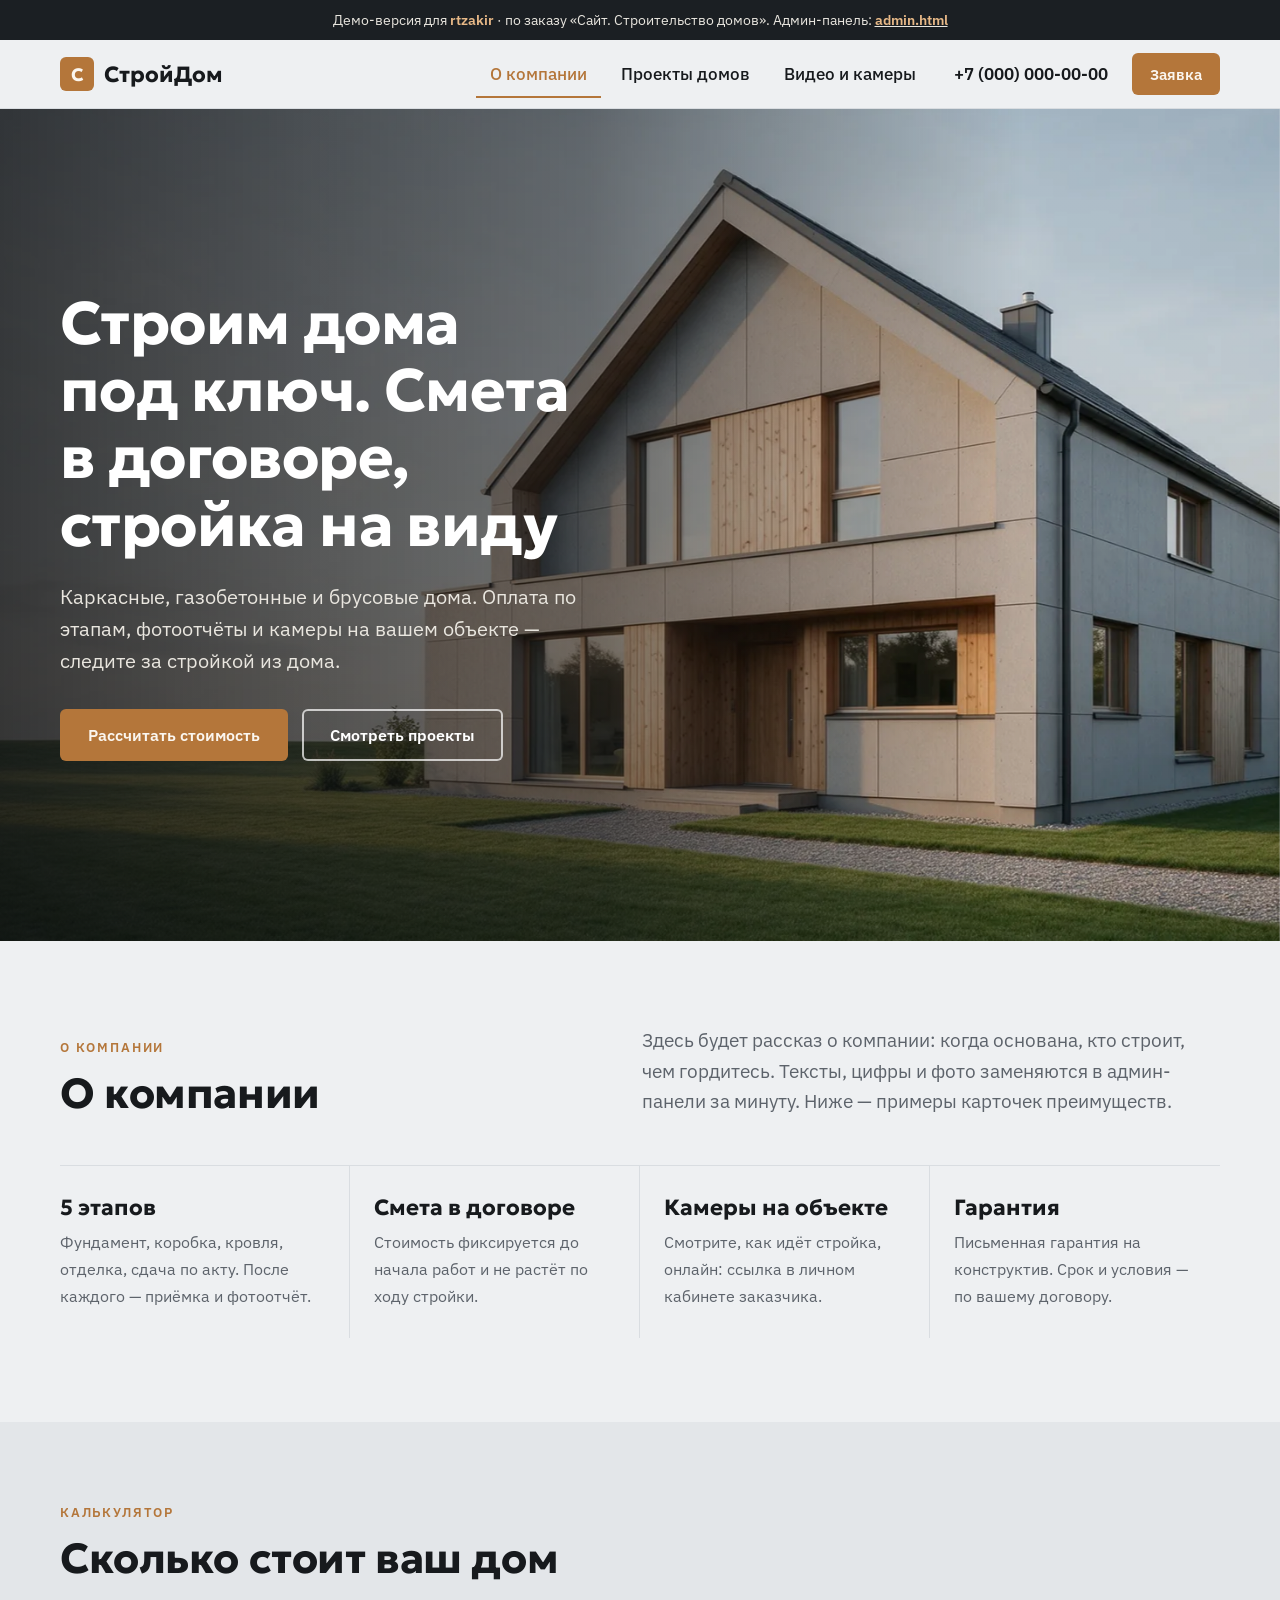
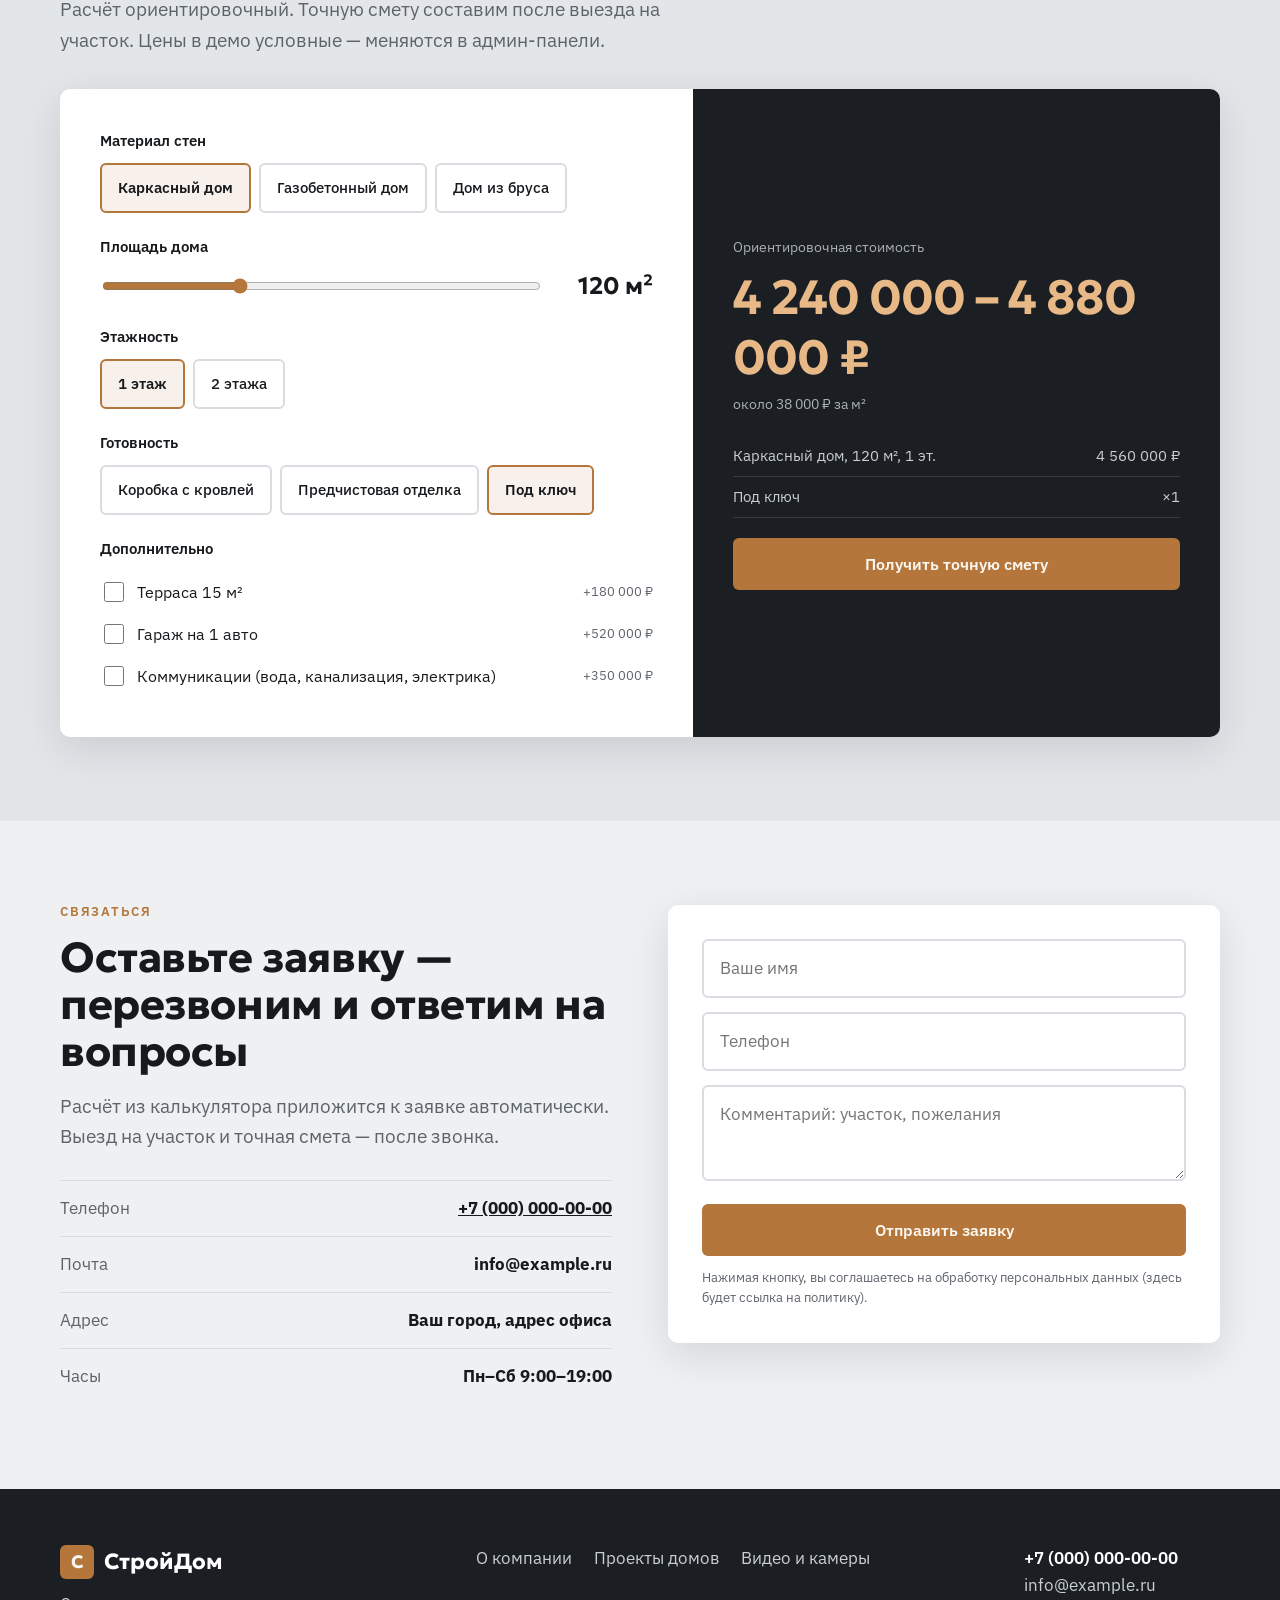
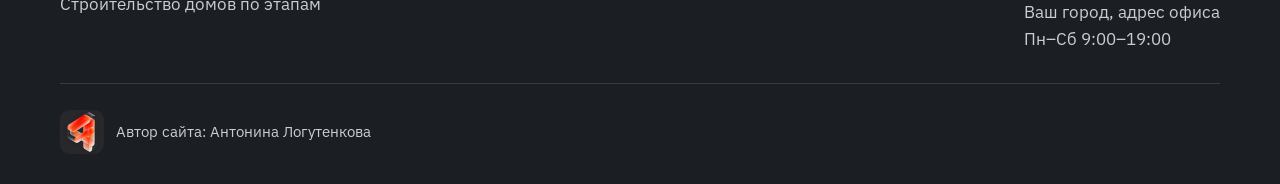
<file: index.html>
<!doctype html>
<html lang="ru">
<head>
<meta charset="utf-8">
<meta name="robots" content="noindex">
<meta name="viewport" content="width=device-width,initial-scale=1">
<title>{brand} – строительство домов по этапам, смета в договоре</title>
<meta name="description" content="Строительство каркасных, газобетонных и брусовых домов. Расчёт стоимости онлайн, проекты, видео и камеры на объектах.">
<link rel="preconnect" href="https://fonts.googleapis.com"><link rel="preconnect" href="https://fonts.gstatic.com" crossorigin>
<link href="https://fonts.googleapis.com/css2?family=Geologica:wght@600;700&family=IBM+Plex+Sans:wght@400;500;600&display=swap" rel="stylesheet">
<link rel="icon" href="data:image/svg+xml,%3Csvg xmlns=%27http://www.w3.org/2000/svg%27 viewBox=%270 0 32 32%27%3E%3Crect width=%2732%27 height=%2732%27 rx=%276%27 fill=%27%23b4763a%27/%3E%3Cpath d=%27M6 17l10-9 10 9v9H6z%27 fill=%27%23fff%27/%3E%3C/svg%3E">
<link rel="stylesheet" href="site.css">
</head>
<body>
<main>
  <section class="hero" id="hero">
    <img class="hero__img" id="heroImg" alt="">
    <div class="wrap">
      <h1 id="heroT"></h1><p id="heroP"></p>
      <div class="hero__row"><a class="btn btn--pulse" href="#raschet">Рассчитать стоимость</a><a class="btn btn--ghost" href="projects.html">Смотреть проекты</a></div>
    </div>
  </section>

  <section class="sec" id="about"><div class="wrap">
    <div class="about" data-in><div><span class="label">О компании</span><h2 id="aboutT"></h2></div><p class="lead" id="aboutP"></p></div>
    <div class="facts" id="facts" data-in></div>
  </div></section>

  <section class="sec" id="raschet" style="background:#e3e6e9"><div class="wrap">
    <div data-in style="margin-bottom:34px"><span class="label">Калькулятор</span><h2>Сколько стоит ваш дом</h2><p class="lead" id="calcNote" style="margin-top:12px"></p></div>
    <div class="calc" data-in>
      <div class="calc__form">
        <div class="field"><span class="fl">Материал стен</span><div class="seg" id="cType"></div></div>
        <div class="field"><label for="cArea">Площадь дома</label><div class="range"><input id="cArea" type="range" min="40" max="300" step="5" value="120"><output id="cAreaO" for="cArea">120 м²</output></div></div>
        <div class="field"><span class="fl">Этажность</span><div class="seg" id="cFloors">
          <input type="radio" name="fl" id="f1" value="1" checked><label for="f1">1 этаж</label><input type="radio" name="fl" id="f2" value="2"><label for="f2">2 этажа</label></div></div>
        <div class="field"><span class="fl">Готовность</span><div class="seg" id="cFinish"></div></div>
        <div class="field" style="margin:0"><span class="fl">Дополнительно</span><div id="cExtras"></div></div>
      </div>
      <div class="calc__res">
        <small>Ориентировочная стоимость</small>
        <div class="calc__sum" id="cSum" aria-live="polite">—</div>
        <small id="cM2"></small>
        <ul class="calc__list" id="cList"></ul>
        <a class="btn" href="#zayavka" id="cGo">Получить точную смету</a>
      </div>
    </div>
  </div></section>

  <section class="sec" id="zayavka"><div class="wrap formbox">
    <div data-in><span class="label">Связаться</span><h2>Оставьте заявку — перезвоним и ответим на вопросы</h2>
      <p class="lead" style="margin-top:16px">Расчёт из калькулятора приложится к заявке автоматически. Выезд на участок и точная смета — после звонка.</p>
      <ul class="contacts" id="contacts"></ul></div>
    <form class="form" id="lead" data-in novalidate>
      <input class="in" name="name" placeholder="Ваше имя" autocomplete="name" aria-label="Имя">
      <input class="in" name="phone" type="tel" placeholder="Телефон" autocomplete="tel" required aria-label="Телефон">
      <textarea class="in" name="comment" placeholder="Комментарий: участок, пожелания" aria-label="Комментарий"></textarea>
      <button class="btn" type="submit" style="width:100%">Отправить заявку</button>
      <div class="msg-slot"></div>
      <small>Нажимая кнопку, вы соглашаетесь на обработку персональных данных (здесь будет ссылка на политику).</small>
    </form>
  </div></section>
</main>
<script src="api-shim.js"></script><script src="site.js"></script>
<script>
SITE.ready.then(c => {
  const $ = id => document.getElementById(id);
  $('heroImg').src = c.hero.image; $('heroT').textContent = c.hero.title; $('heroP').textContent = c.hero.text;
  $('aboutT').textContent = c.about.title; $('aboutP').textContent = c.about.text;
  $('facts').innerHTML = c.about.facts.map(f => `<div class="fact"><b>${esc(f.n)}</b><span>${esc(f.t)}</span></div>`).join('');
  const b = c.brand;
  $('contacts').innerHTML = [['Телефон', `<a href="${telHref(b.phone)}">${esc(b.phone)}</a>`], ['Почта', esc(b.email)], ['Адрес', esc(b.address)], ['Часы', esc(b.hours)]]
    .map(([k, v]) => `<li><span>${k}</span><b>${v}</b></li>`).join('');
  // параллакс героя
  const hi = $('heroImg'); if (!matchMedia('(prefers-reduced-motion:reduce)').matches)
    addEventListener('scroll', () => { const y = scrollY; if (y < innerHeight) hi.style.transform = `translateY(${y * .18}px)`; }, { passive: true });

  // калькулятор
  const k = c.calc, st = { type: k.types[0].id, finish: k.finish[k.finish.length - 1].id };
  $('calcNote').textContent = k.note;
  const radios = (host, name, items, key) => { $(host).innerHTML = items.map((t, i) => `<input type="radio" name="${name}" id="${name}${i}" value="${t.id}"${t.id === st[key] ? ' checked' : ''}><label for="${name}${i}">${esc(t.name)}</label>`).join(''); };
  radios('cType', 'ty', k.types, 'type'); radios('cFinish', 'fi', k.finish, 'finish');
  $('cExtras').innerHTML = k.extras.map(e => `<label class="chk"><input type="checkbox" value="${e.id}"> ${esc(e.name)} <small style="margin-left:auto;color:var(--soft)">+${fmt(e.sum)} ₽</small></label>`).join('');
  let summary = '';
  const calc = () => {
    const area = +$('cArea').value, floors = +document.querySelector('[name=fl]:checked').value;
    const ty = k.types.find(t => t.id === document.querySelector('[name=ty]:checked').value);
    const fi = k.finish.find(t => t.id === document.querySelector('[name=fi]:checked').value);
    const per = ty.price * fi.k * (floors === 2 ? k.floorsDiscount : 1);
    const ex = [...document.querySelectorAll('#cExtras input:checked')].map(i => k.extras.find(e => e.id === i.value));
    const base = per * area, total = base + ex.reduce((s, e) => s + e.sum, 0);
    const lo = Math.round(total * .93 / 10000) * 10000, hi2 = Math.round(total * 1.07 / 10000) * 10000;
    $('cAreaO').textContent = area + ' м²';
    $('cSum').textContent = `${fmt(lo)} – ${fmt(hi2)} ₽`;
    $('cM2').textContent = `около ${fmt(per)} ₽ за м²`;
    $('cList').innerHTML = `<li><span>${esc(ty.name)}, ${area} м², ${floors} эт.</span><span>${fmt(base)} ₽</span></li>` +
      `<li><span>${esc(fi.name)}</span><span>×${fi.k}</span></li>` + ex.map(e => `<li><span>${esc(e.name)}</span><span>${fmt(e.sum)} ₽</span></li>`).join('');
    summary = `Расчёт: ${ty.name}, ${area} м², ${floors} эт., ${fi.name}${ex.length ? ', ' + ex.map(e => e.name).join(', ') : ''} — ${fmt(lo)}–${fmt(hi2)} ₽`;
  };
  document.querySelector('.calc').addEventListener('input', calc); calc();
  SITE.bindLead($('lead'), 'index', () => summary);
  $('cGo').addEventListener('click', () => { const t = document.querySelector('#lead [name=comment]'); if (!t.value) t.value = summary; });
});
</script>
</body>
</html>
</file>
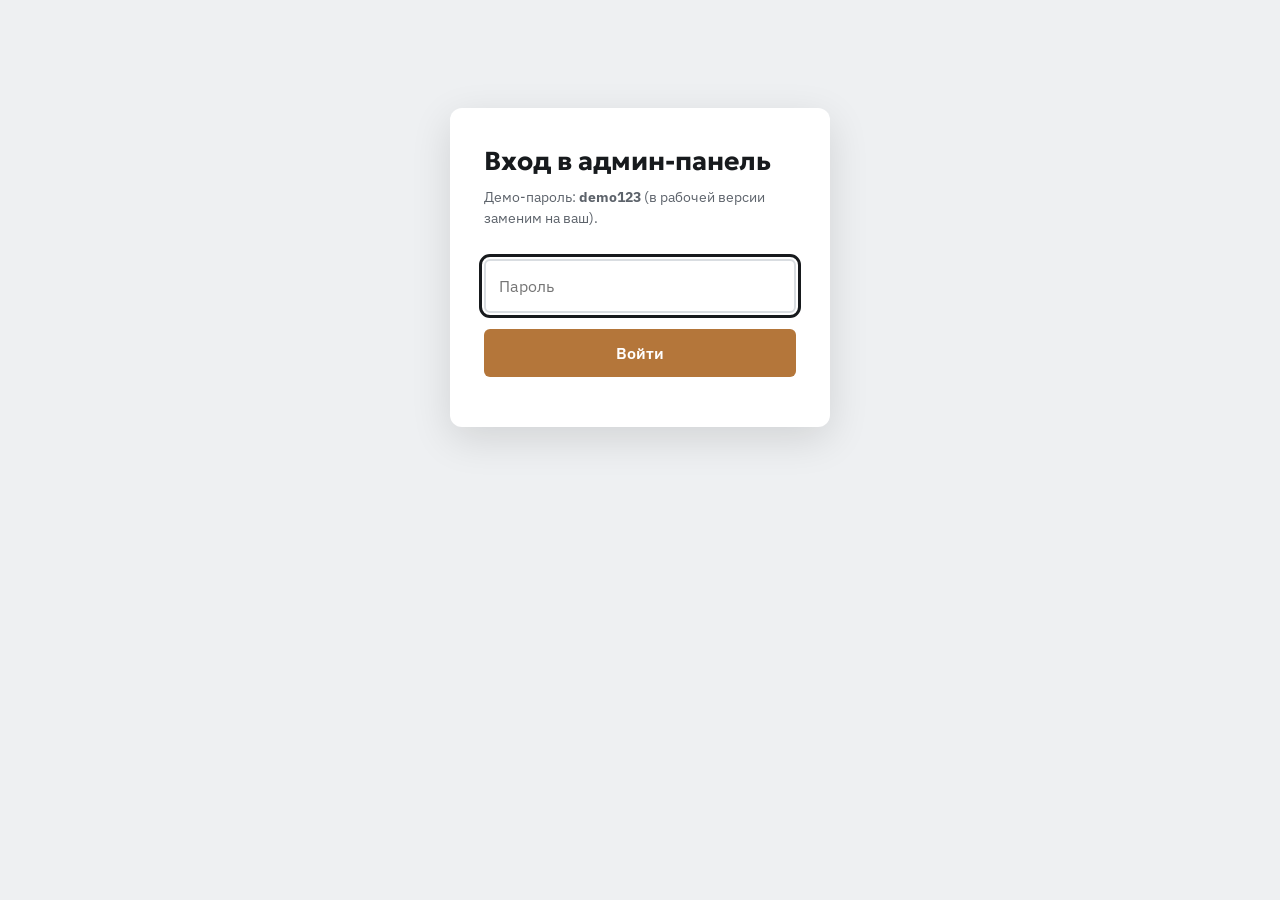
<file: admin.html>
<!doctype html>
<html lang="ru">
<head>
<meta charset="utf-8">
<meta name="viewport" content="width=device-width,initial-scale=1">
<meta name="robots" content="noindex">
<title>Админ-панель сайта</title>
<link href="https://fonts.googleapis.com/css2?family=Geologica:wght@600;700&family=IBM+Plex+Sans:wght@400;500;600&display=swap" rel="stylesheet">
<style>
:root{--a:#b4763a;--ink:#171a1d;--soft:#5d636b;--bg:#eef0f2;--line:#d9dde1}
*{box-sizing:border-box}body{margin:0;background:var(--bg);color:var(--ink);font:400 16px/1.5 "IBM Plex Sans",system-ui,sans-serif}
h1,h2,h3{font-family:Geologica,sans-serif;margin:0}h2{font-size:26px;margin-bottom:6px}h3{font-size:18px;margin-bottom:12px}
button,input,select,textarea{font:inherit;color:inherit}
.btn{border:0;background:var(--a);color:#fff;padding:12px 20px;border-radius:6px;font-weight:600;cursor:pointer;min-height:44px}
.btn:hover{filter:brightness(1.08)}.btn.ghost{background:#fff;color:var(--ink);box-shadow:inset 0 0 0 2px var(--line)}.btn.del{background:#fff;color:#a8281d;box-shadow:inset 0 0 0 2px #e8c4c0}
.btn.sm{padding:6px 12px;min-height:34px;font-size:14px}.btn:disabled{opacity:.5;cursor:wait}
:focus-visible{outline:3px solid var(--ink);outline-offset:2px}
.login{max-width:380px;margin:12vh auto;background:#fff;padding:34px;border-radius:12px;box-shadow:0 12px 40px rgb(0 0 0/.12)}
.login input{width:100%;padding:13px;border:2px solid var(--line);border-radius:6px;margin:16px 0}
.top{position:sticky;top:0;z-index:20;background:#171a1d;color:#fff;display:flex;align-items:center;gap:14px;padding:10px 20px;flex-wrap:wrap}
.top b{font-family:Geologica;font-size:18px}.top .sp{margin-left:auto}.top a{color:#e8b987}
.dirty{font-size:14px;color:#e8b987}
.layout{display:grid;grid-template-columns:210px 1fr;gap:0;max-width:1180px;margin:0 auto;min-height:calc(100vh - 60px)}
.side{padding:20px 12px;position:sticky;top:60px;align-self:start}
.side button{display:block;width:100%;text-align:left;padding:12px 14px;border:0;background:none;border-radius:6px;cursor:pointer;font-weight:500;margin-bottom:2px}
.side button[aria-current=true]{background:#fff;font-weight:600;box-shadow:0 2px 8px rgb(0 0 0/.08)}
.side .n{float:right;background:var(--a);color:#fff;border-radius:99px;font-size:12px;padding:1px 8px}
main{padding:24px 20px 80px}
.card{background:#fff;border-radius:10px;padding:22px;margin-bottom:18px;box-shadow:0 2px 10px rgb(0 0 0/.06)}
.grid{display:grid;grid-template-columns:1fr 1fr;gap:14px}.grid .full{grid-column:1/-1}
label.f{display:block;font-size:14px;font-weight:600;color:var(--soft)}label.f input,label.f select,label.f textarea{display:block;width:100%;margin-top:5px;padding:10px 12px;border:2px solid var(--line);border-radius:6px;font-weight:400;color:var(--ink);background:#fff}
label.f textarea{min-height:90px;resize:vertical}label.f input[type=color]{padding:2px;height:44px}
.hint{color:var(--soft);font-size:14px;margin:0 0 14px}
.photos{display:flex;gap:10px;flex-wrap:wrap;margin:8px 0}
.ph{position:relative;width:120px;height:84px;border-radius:6px;overflow:hidden;background:#ddd;border:2px solid var(--line)}
.ph img,.ph video{width:100%;height:100%;object-fit:cover}.ph button{position:absolute;top:3px;right:3px;width:26px;height:26px;border-radius:50%;border:0;background:rgb(0 0 0/.65);color:#fff;cursor:pointer}
.ph .mv{top:auto;bottom:3px;right:auto;left:3px;width:auto;padding:0 8px;border-radius:99px;font-size:12px}
.drop{border:2px dashed #b9bfc6;border-radius:8px;padding:16px;text-align:center;color:var(--soft);cursor:pointer;background:#fafbfb}
.drop.over{border-color:var(--a);background:#fbf3ea}
.item{border:2px solid var(--line);border-radius:10px;padding:18px;margin-bottom:16px;background:#fcfcfc}
.item__h{display:flex;justify-content:space-between;align-items:center;gap:10px;margin-bottom:12px}
.bar{height:6px;background:#e1e4e7;border-radius:3px;overflow:hidden;margin-top:8px}.bar i{display:block;height:100%;background:var(--a);width:0}
.lead{border:1px solid var(--line);border-radius:8px;padding:14px;margin-bottom:10px;background:#fff}
.lead small{color:var(--soft)}.lead b{font-size:17px}
.toast{position:fixed;bottom:20px;left:50%;transform:translateX(-50%);background:#171a1d;color:#fff;padding:12px 22px;border-radius:8px;z-index:50;opacity:0;pointer-events:none;transition:opacity .3s}.toast.on{opacity:1}
table{width:100%;border-collapse:collapse}td{padding:4px 6px 4px 0}td input{width:100%;padding:8px 10px;border:2px solid var(--line);border-radius:6px}
@media(max-width:800px){.layout{grid-template-columns:1fr}.side{position:static;display:flex;overflow:auto;padding:8px}.side button{white-space:nowrap;width:auto}.grid{grid-template-columns:1fr}}
</style>
</head>
<body>
<div id="app"></div><div class="toast" id="toast" role="status"></div>
<script src="api-shim.js"></script>
<script>
const esc = s => String(s ?? '').replace(/[&<>"']/g, c => ({ '&': '&amp;', '<': '&lt;', '>': '&gt;', '"': '&quot;', "'": '&#39;' }[c]));
const $ = (s, r = document) => r.querySelector(s);
let C = null, tab = 'leads', dirty = false, leads = [], files = [];
const toast = t => { const e = $('#toast'); e.textContent = t; e.classList.add('on'); setTimeout(() => e.classList.remove('on'), 2600); };
const api = async (url, opt = {}) => { const r = await fetch(url, opt); const j = await r.json().catch(() => ({})); if (r.status === 401 && url !== '/api/login') { boot(); throw new Error('Нужен вход'); } if (!r.ok) throw new Error(j.error || 'Ошибка'); return j; };
const get = (o, p) => p.split('.').reduce((a, k) => a?.[k], o);
const set = (o, p, v) => { const ks = p.split('.'), l = ks.pop(); ks.reduce((a, k) => a[k], o)[l] = v; };
const mark = () => { dirty = true; const d = $('#dirty'); if (d) d.textContent = 'Есть несохранённые изменения'; };
const uid = () => 'i' + Math.random().toString(36).slice(2, 8);

async function boot() {
  const me = await fetch('/api/me').then(r => r.json());
  if (!me.admin) return loginView();
  C = await fetch('/api/content').then(r => r.json());
  leads = await api('/api/leads'); files = await api('/api/uploads');
  view();
}
function loginView() {
  $('#app').innerHTML = `<form class="login" id="lf"><h2>Вход в админ-панель</h2><p class="hint">Демо-пароль: <b>demo123</b> (в рабочей версии заменим на ваш).</p>
    <input type="password" id="pw" placeholder="Пароль" autocomplete="current-password" autofocus aria-label="Пароль"><button class="btn" style="width:100%">Войти</button><p id="le" style="color:#a8281d"></p></form>`;
  $('#lf').onsubmit = async e => { e.preventDefault(); try { await api('/api/login', { method: 'POST', headers: { 'Content-Type': 'application/json' }, body: JSON.stringify({ password: $('#pw').value }) }); boot(); } catch (x) { $('#le').textContent = x.message; } };
}

const TABS = [['leads', 'Заявки'], ['company', 'Компания и главная'], ['projects', 'Проекты домов'], ['videos', 'Видео'], ['cameras', 'Камеры'], ['calc', 'Калькулятор'], ['files', 'Файлы']];
function view() {
  $('#app').innerHTML = `<div class="top"><b>Админ-панель</b><span class="dirty" style="margin-left:6px">демо: изменения видны только в вашем браузере</span><a href="index.html" target="_blank">Открыть сайт ↗</a><span class="sp dirty" id="dirty"></span>
    <button class="btn" id="save">Сохранить на сайте</button><button class="btn ghost sm" id="out">Выйти</button></div>
    <div class="layout"><nav class="side" aria-label="Разделы">${TABS.map(([k, t]) => `<button data-t="${k}" aria-current="${k === tab}">${t}${k === 'leads' && leads.length ? `<span class="n">${leads.length}</span>` : ''}</button>`).join('')}</nav><main id="main"></main></div>`;
  $('.side').onclick = e => { const b = e.target.closest('button'); if (b) { tab = b.dataset.t; view(); } };
  $('#save').onclick = save; $('#out').onclick = async () => { await api('/api/logout', { method: 'POST' }); boot(); };
  $('#main').innerHTML = ({ leads: vLeads, company: vCompany, projects: vProjects, videos: vVideos, cameras: vCameras, calc: vCalc, files: vFiles })[tab]();
  bind(); if (dirty) mark();
}
async function save() { const b = $('#save'); b.disabled = true; try { await api('/api/content', { method: 'PUT', headers: { 'Content-Type': 'application/json' }, body: JSON.stringify(C) }); dirty = false; $('#dirty').textContent = ''; toast('Сохранено — сайт обновлён'); } catch (e) { toast(e.message); } b.disabled = false; }

// ---------- поля
const F = (label, p, o = {}) => { const v = get(C, p) ?? ''; const t = o.type || 'text';
  const inp = t === 'area' ? `<textarea data-p="${p}">${esc(v)}</textarea>` : t === 'select' ? `<select data-p="${p}">${o.opts.map(x => `<option${x === v ? ' selected' : ''}>${esc(x)}</option>`).join('')}</select>` : `<input type="${t}" data-p="${p}" value="${esc(v)}"${o.ph ? ` placeholder="${esc(o.ph)}"` : ''}>`;
  return `<label class="f${o.full ? ' full' : ''}">${esc(label)}${inp}</label>`; };
const mediaThumb = u => /\.(mp4|webm|mov)$/i.test(u) ? `<video src="${esc(u)}" muted></video>` : `<img src="${esc(u)}" alt="">`;
// блок загрузки: data-up="путь к полю/массиву" data-mode="one|many"
const Drop = (p, mode, accept = 'image/*') => `<div class="drop" tabindex="0" role="button" data-up="${p}" data-mode="${mode}" data-accept="${accept}">${mode === 'many' ? 'Нажмите или перетащите фото сюда' : 'Нажмите или перетащите файл сюда'}<div class="bar" hidden><i></i></div></div>`;

function bind() {
  const m = $('#main');
  m.querySelectorAll('[data-p]').forEach(el => el.addEventListener('input', () => { let v = el.value; if (el.type === 'number') v = v === '' ? '' : +v; set(C, el.dataset.p, v); mark(); }));
  m.querySelectorAll('.drop').forEach(d => {
    const pick = files => upload(d, [...files]);
    d.onclick = () => { const i = document.createElement('input'); i.type = 'file'; i.accept = d.dataset.accept; i.multiple = d.dataset.mode === 'many'; i.onchange = () => pick(i.files); i.click(); };
    d.onkeydown = e => { if (e.key === 'Enter' || e.key === ' ') { e.preventDefault(); d.click(); } };
    d.ondragover = e => { e.preventDefault(); d.classList.add('over'); }; d.ondragleave = () => d.classList.remove('over');
    d.ondrop = e => { e.preventDefault(); d.classList.remove('over'); pick(e.dataTransfer.files); };
  });
  m.querySelectorAll('[data-act]').forEach(b => b.onclick = () => act(b.dataset.act, b.dataset.a, b.dataset.b));
}
function upload1(file, bar) { return new Promise((ok, no) => { const x = new XMLHttpRequest(); x.open('POST', '/api/upload?name=' + encodeURIComponent(file.name));
  x.upload.onprogress = e => { if (e.lengthComputable) bar.firstElementChild.style.width = (e.loaded / e.total * 100) + '%'; };
  x.onload = () => { let j = {}; try { j = JSON.parse(x.responseText); } catch {} x.status === 200 ? ok(j.url) : no(new Error(j.error || 'Ошибка загрузки')); };
  x.onerror = () => no(new Error('Нет связи с сервером')); x.send(file); }); }
async function upload(d, list) {
  if (!list.length) return; const bar = $('.bar', d); bar.hidden = false;
  const p = d.dataset.up, many = d.dataset.mode === 'many';
  try {
    for (const f of (many ? list : [list[0]])) {
      bar.firstElementChild.style.width = 0; const url = await upload1(f, bar);
      if (p === '__lib') {} else if (many) get(C, p).push(url); else set(C, p, url);
      files.unshift({ url, size: f.size });
    }
    if (p !== '__lib') mark(); toast(p === '__lib' ? 'Файлы загружены' : 'Загружено. Не забудьте нажать «Сохранить на сайте»'); view();
  } catch (e) { toast(e.message); bar.hidden = true; }
}
function act(a, x, y) {
  const arr = p => get(C, p);
  if (a === 'rm') { if (!confirm('Удалить?')) return; arr(x).splice(+y, 1); }
  else if (a === 'mv') { const l = arr(x), i = +y; if (i > 0) [l[i - 1], l[i]] = [l[i], l[i - 1]]; }
  else if (a === 'addProject') C.projects.push({ id: uid(), title: 'Новый дом', area: 100, floors: 1, bedrooms: 2, material: 'Каркас', price: 'от 0 ₽', desc: '', photos: [] });
  else if (a === 'addVideo') C.videos[x].push({ id: uid(), title: 'Новое видео', poster: '', src: '', embed: '' });
  else if (a === 'addCam') C.cameras.push({ id: uid(), title: 'Новая камера', kind: 'iframe', url: '', poster: '' });
  else if (a === 'addFact') C.about.facts.push({ n: 'Заголовок', t: 'Описание' });
  else if (a === 'addRow') arr(x).push(y === 'extras' ? { id: uid(), name: 'Новая опция', sum: 0 } : y === 'types' ? { id: uid(), name: 'Новый тип', price: 40000 } : { id: uid(), name: 'Новый вариант', k: 1 });
  else if (a === 'clear') set(C, x, '');
  else if (a === 'delLead') { api('/api/leads/' + x, { method: 'DELETE' }).then(() => { leads = leads.filter(l => l.id !== x); view(); }); return; }
  else if (a === 'delFile') { if (!confirm('Удалить файл с сервера? Если он используется на сайте, картинка пропадёт.')) return; api('/api/uploads/' + x.split('/').pop(), { method: 'DELETE' }).then(() => { files = files.filter(f => f.url !== x); view(); }); return; }
  else if (a === 'copy') { navigator.clipboard?.writeText(location.origin + x); toast('Ссылка скопирована'); return; }
  mark(); view();
}

// ---------- разделы
function vLeads() {
  return `<h2>Заявки с сайта</h2><p class="hint">Сюда попадают заявки из формы и калькулятора. В рабочей версии можно подключить пересылку в Telegram или на почту.</p>` +
    (leads.length ? leads.map(l => `<div class="lead"><b>${esc(l.name || 'Без имени')}</b> · <a href="tel:${esc(l.phone)}">${esc(l.phone)}</a> <small>· ${new Date(l.at).toLocaleString('ru-RU')} · ${esc(l.source)}</small>
      ${l.comment ? `<div>${esc(l.comment)}</div>` : ''}${l.calc ? `<div><small>${esc(l.calc)}</small></div>` : ''}<button class="btn del sm" data-act="delLead" data-a="${l.id}" style="margin-top:8px">Удалить</button></div>`).join('') : '<div class="card">Заявок пока нет.</div>');
}
function vCompany() {
  const b = C.brand;
  return `<h2>Компания и главная</h2><p class="hint">Не забудьте нажать «Сохранить на сайте» сверху.</p>
  <div class="card"><h3>Контакты</h3><div class="grid">${F('Название компании', 'brand.name')}${F('Подпись под названием', 'brand.tagline')}${F('Телефон', 'brand.phone')}${F('Почта', 'brand.email')}${F('Адрес', 'brand.address')}${F('Часы работы', 'brand.hours')}</div></div>
  <div class="card"><h3>Фирменный стиль</h3><p class="hint">Цвета из бренд-бука подставляются на весь сайт. Логотип показывается в шапке и подвале.</p>
    <div class="grid">${F('Акцентный цвет (кнопки)', 'brand.colors.accent', { type: 'color' })}${F('Цвет текста', 'brand.colors.ink', { type: 'color' })}${F('Цвет фона', 'brand.colors.canvas', { type: 'color' })}</div>
    <div class="photos">${b.logo ? `<div class="ph" style="background:#fff">${mediaThumb(b.logo).replace('object-fit', '')}<button data-act="clear" data-a="brand.logo" aria-label="Убрать логотип">×</button></div>` : '<small>Логотип не загружен: в шапке показан значок с первой буквой</small>'}</div>
    ${Drop('brand.logo', 'one')}</div>
  <div class="card"><h3>Первый экран</h3><div class="grid">${F('Заголовок', 'hero.title', { full: 1 })}${F('Текст под заголовком', 'hero.text', { type: 'area', full: 1 })}</div>
    <div class="photos"><div class="ph" style="width:200px;height:112px">${mediaThumb(C.hero.image)}</div></div>${Drop('hero.image', 'one')}</div>
  <div class="card"><h3>О компании</h3><div class="grid">${F('Заголовок', 'about.title', { full: 1 })}${F('Текст', 'about.text', { type: 'area', full: 1 })}</div>
    <h3 style="margin-top:18px">Преимущества</h3>${C.about.facts.map((f, i) => `<div class="item"><div class="grid">${F('Заголовок', `about.facts.${i}.n`)}${F('Описание', `about.facts.${i}.t`, { type: 'area' })}</div>
      <button class="btn del sm" data-act="rm" data-a="about.facts" data-b="${i}" style="margin-top:10px">Удалить</button></div>`).join('')}<button class="btn ghost" data-act="addFact">+ Добавить преимущество</button></div>`;
}
function vProjects() {
  return `<h2>Проекты домов</h2><p class="hint">Фото можно загружать сразу несколько. Первое фото — главное.</p>` + C.projects.map((p, i) => `<div class="item"><div class="item__h"><h3 style="margin:0">${esc(p.title)}</h3><span>
    <button class="btn ghost sm" data-act="mv" data-a="projects" data-b="${i}"${i ? '' : ' disabled'}>↑ Выше</button> <button class="btn del sm" data-act="rm" data-a="projects" data-b="${i}">Удалить</button></span></div>
    <div class="grid">${F('Название', `projects.${i}.title`)}${F('Материал', `projects.${i}.material`)}${F('Площадь, м²', `projects.${i}.area`, { type: 'number' })}${F('Этажей', `projects.${i}.floors`, { type: 'number' })}${F('Спален', `projects.${i}.bedrooms`, { type: 'number' })}${F('Цена (текстом)', `projects.${i}.price`)}${F('Описание', `projects.${i}.desc`, { type: 'area', full: 1 })}</div>
    <div class="photos">${(p.photos || []).map((u, j) => `<div class="ph">${mediaThumb(u)}<button data-act="rm" data-a="projects.${i}.photos" data-b="${j}" aria-label="Убрать фото">×</button>${j ? `<button class="mv" data-act="mv" data-a="projects.${i}.photos" data-b="${j}">←</button>` : ''}</div>`).join('')}</div>
    ${Drop(`projects.${i}.photos`, 'many')}</div>`).join('') + `<button class="btn" data-act="addProject">+ Добавить проект</button>`;
}
function vVideos() {
  const G = [['projects', 'Видео проектов'], ['reviews', 'Видео отзывы'], ['works', 'Видео работ']];
  return `<h2>Видео</h2><p class="hint">Два способа: загрузить файл (mp4, до 800 МБ) или вставить ссылку на YouTube / Rutube / VK Видео — так тяжёлые видео не нагружают сайт.</p>` +
    G.map(([k, t]) => `<div class="card"><h3>${t}</h3>${C.videos[k].map((v, i) => { const p = `videos.${k}.${i}`; return `<div class="item"><div class="item__h"><b>${esc(v.title)}</b><button class="btn del sm" data-act="rm" data-a="videos.${k}" data-b="${i}">Удалить</button></div>
      <div class="grid">${F('Название', `${p}.title`, { full: 1 })}${F('Ссылка на видео (YouTube, Rutube…)', `${p}.embed`, { full: 1, ph: 'https://www.youtube.com/watch?v=…' })}</div>
      <p class="hint" style="margin-top:12px">Или файл: ${v.src ? `<b>${esc(v.src.split('/').pop())}</b> <button class="btn ghost sm" data-act="clear" data-a="${p}.src">убрать</button>` : 'не загружен'}</p>${Drop(`${p}.src`, 'one', 'video/*')}
      <p class="hint" style="margin-top:12px">Обложка:</p><div class="photos">${v.poster ? `<div class="ph">${mediaThumb(v.poster)}<button data-act="clear" data-a="${p}.poster" aria-label="Убрать">×</button></div>` : ''}</div>${Drop(`${p}.poster`, 'one')}</div>`; }).join('')}
      <button class="btn ghost" data-act="addVideo" data-a="${k}">+ Добавить видео</button></div>`).join('');
}
function vCameras() {
  return `<h2>Камеры на объектах</h2><p class="hint">Тип подключения зависит от камеры. Если не уверены — пришлите модель камеры, мы подберём. Пока стоят демо-картинки.</p>
  <div class="card"><div class="grid">${F('Текст над камерами', 'camerasNote', { type: 'area', full: 1 })}</div></div>` +
    C.cameras.map((m, i) => `<div class="item"><div class="item__h"><b>${esc(m.title)}</b><button class="btn del sm" data-act="rm" data-a="cameras" data-b="${i}">Удалить</button></div>
    <div class="grid">${F('Название', `cameras.${i}.title`)}<label class="f">Тип подключения<select data-p="cameras.${i}.kind">${[['demo', 'Демо-картинка'], ['iframe', 'Встроенный плеер (ссылка-вставка)'], ['hls', 'Видеопоток HLS (.m3u8)'], ['image', 'Кадр с камеры, обновляется раз в 5 сек']].map(([v, t]) => `<option value="${v}"${m.kind === v ? ' selected' : ''}>${t}</option>`).join('')}</select></label>
    ${F('Адрес потока или плеера', `cameras.${i}.url`, { full: 1, ph: 'https://…' })}</div>
    <p class="hint" style="margin-top:12px">Картинка для демо / обложка:</p><div class="photos">${m.poster ? `<div class="ph">${mediaThumb(m.poster)}</div>` : ''}</div>${Drop(`cameras.${i}.poster`, 'one')}</div>`).join('') + `<button class="btn" data-act="addCam">+ Добавить камеру</button>`;
}
function vCalc() {
  const rows = (key, cols) => `<table>${C.calc[key].map((r, i) => `<tr>${cols.map(([f, ph, w, t]) => `<td${w ? ` style="width:${w}"` : ''}><input ${t === 'n' ? 'type="number" step="any"' : ''} data-p="calc.${key}.${i}.${f}" value="${esc(r[f])}" aria-label="${ph}" placeholder="${ph}"></td>`).join('')}<td style="width:44px"><button class="btn del sm" data-act="rm" data-a="calc.${key}" data-b="${i}" aria-label="Удалить">×</button></td></tr>`).join('')}</table><button class="btn ghost sm" data-act="addRow" data-a="calc.${key}" data-b="${key}" style="margin-top:8px">+ Добавить</button>`;
  return `<h2>Калькулятор</h2><p class="hint">Цены в демо условные. Здесь вы сами задаёте, как считается стоимость на главной странице.</p>
  <div class="card"><h3>Тип дома и цена за м² (₽)</h3>${rows('types', [['name', 'Название'], ['price', 'Цена за м²', '160px', 'n']])}</div>
  <div class="card"><h3>Готовность и коэффициент</h3><p class="hint">Коэффициент умножает цену за м²: 1 — под ключ, 0,62 — только коробка.</p>${rows('finish', [['name', 'Название'], ['k', 'Коэффициент', '160px', 'n']])}</div>
  <div class="card"><h3>Дополнительные опции (₽)</h3>${rows('extras', [['name', 'Название'], ['sum', 'Стоимость', '160px', 'n']])}</div>
  <div class="card"><h3>Прочее</h3><div class="grid">${F('Коэффициент для 2 этажей (0,94 = на 6% дешевле за м²)', 'calc.floorsDiscount', { type: 'number' })}${F('Пояснение под заголовком', 'calc.note', { type: 'area', full: 1 })}</div></div>`;
}
function vFiles() {
  return `<h2>Файлы</h2><p class="hint">Всё, что вы загрузили. Здесь можно скопировать ссылку или удалить ненужное.</p>
  <div class="card">${Drop('', 'many', 'image/*,video/*').replace('data-up=""', 'data-up="__lib"')}</div>` +
    `<div class="card"><div class="photos">${files.length ? files.map(f => `<div style="width:150px"><div class="ph" style="width:150px;height:100px">${mediaThumb(f.url)}</div><small>${(f.size / 1048576).toFixed(1)} МБ</small><br>
      <button class="btn ghost sm" data-act="copy" data-a="${f.url}">Ссылка</button> <button class="btn del sm" data-act="delFile" data-a="${f.url}">×</button></div>`).join('') : 'Файлов пока нет'}</div></div>`;
}
boot();
</script>
</body>
</html>
</file>
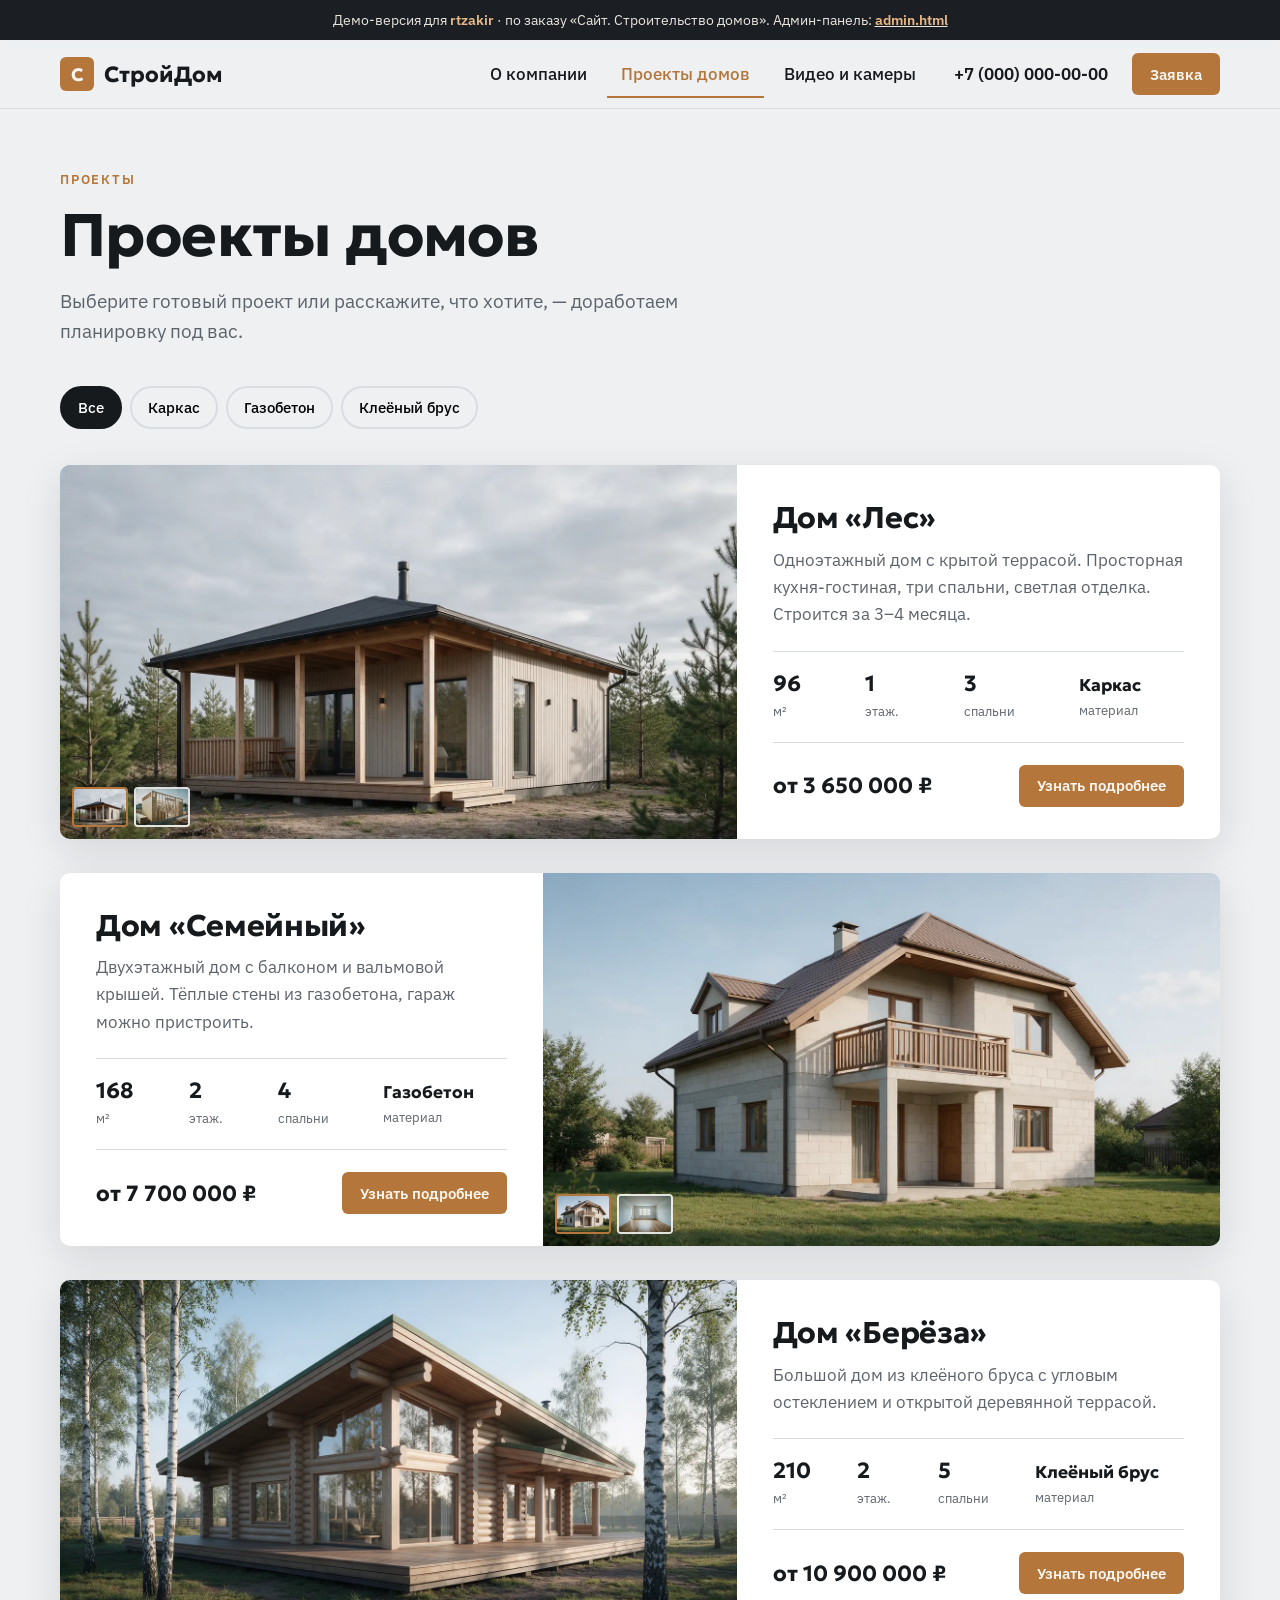
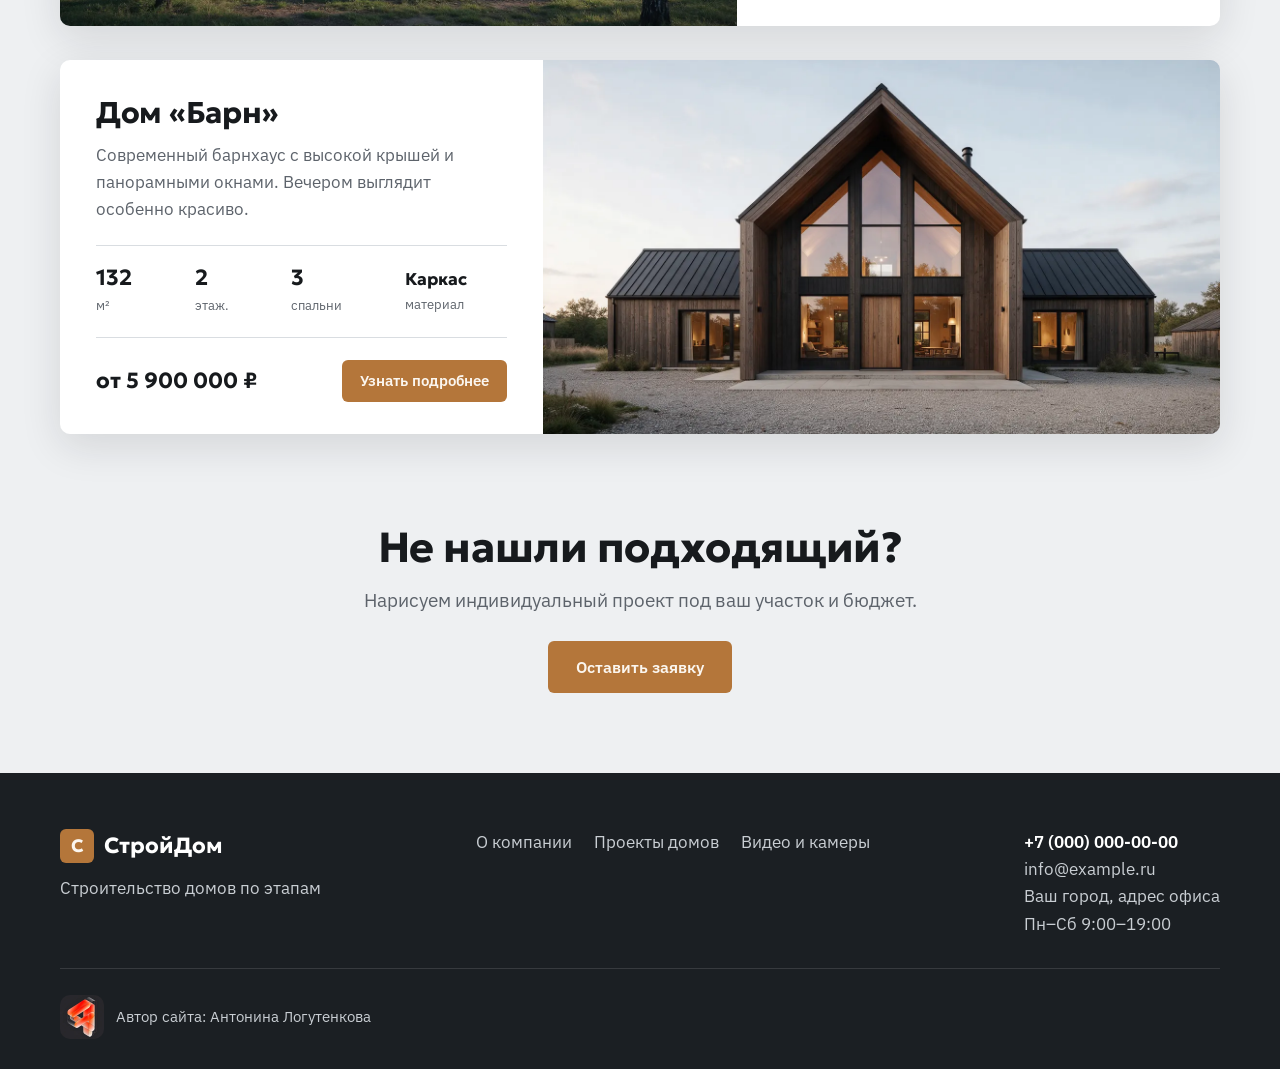
<file: projects.html>
<!doctype html>
<html lang="ru">
<head>
<meta charset="utf-8">
<meta name="robots" content="noindex">
<meta name="viewport" content="width=device-width,initial-scale=1">
<title>Проекты домов – {brand}</title>
<meta name="description" content="Проекты каркасных, газобетонных и брусовых домов: фото, площадь, планировка, цена.">
<link rel="preconnect" href="https://fonts.googleapis.com"><link rel="preconnect" href="https://fonts.gstatic.com" crossorigin>
<link href="https://fonts.googleapis.com/css2?family=Geologica:wght@600;700&family=IBM+Plex+Sans:wght@400;500;600&display=swap" rel="stylesheet">
<link rel="icon" href="data:image/svg+xml,%3Csvg xmlns=%27http://www.w3.org/2000/svg%27 viewBox=%270 0 32 32%27%3E%3Crect width=%2732%27 height=%2732%27 rx=%276%27 fill=%27%23b4763a%27/%3E%3Cpath d=%27M6 17l10-9 10 9v9H6z%27 fill=%27%23fff%27/%3E%3C/svg%3E">
<link rel="stylesheet" href="site.css">
</head>
<body>
<main class="wrap">
  <div class="phead" data-in><span class="label">Проекты</span><h1>Проекты домов</h1><p class="lead">Выберите готовый проект или расскажите, что хотите, — доработаем планировку под вас.</p></div>
  <div class="filters" id="filters" role="group" aria-label="Фильтр по материалу"></div>
  <div id="list"></div>
  <section class="sec--tight" style="text-align:center;padding-bottom:80px" data-in>
    <h2>Не нашли подходящий?</h2><p class="lead" style="margin:14px auto 26px">Нарисуем индивидуальный проект под ваш участок и бюджет.</p>
    <a class="btn btn--pulse" href="index.html#zayavka">Оставить заявку</a>
  </section>
</main>
<div class="lightbox" id="lb" role="dialog" aria-modal="true" aria-label="Просмотр фото"><button class="lb-x" aria-label="Закрыть">×</button><button class="lb-p" aria-label="Назад">‹</button><img alt=""><button class="lb-n" aria-label="Вперёд">›</button></div>
<script src="api-shim.js"></script><script src="site.js"></script>
<script>
SITE.ready.then(c => {
  const list = document.getElementById('list'), fl = document.getElementById('filters');
  const mats = ['Все', ...new Set(c.projects.map(p => p.material).filter(Boolean))];
  let cur = 'Все';
  fl.innerHTML = mats.map(m => `<button class="chip" aria-pressed="${m === cur}">${esc(m)}</button>`).join('');
  fl.onclick = e => { const b = e.target.closest('.chip'); if (!b) return; cur = b.textContent; [...fl.children].forEach(x => x.setAttribute('aria-pressed', x === b)); draw(); };

  function draw() {
    const ps = c.projects.filter(p => cur === 'Все' || p.material === cur);
    list.innerHTML = ps.length ? ps.map(p => {
      const ph = (p.photos || []).filter(Boolean);
      return `<article class="proj" data-in data-id="${esc(p.id)}">
        <div class="proj__ph" data-open="0">${ph[0] ? `<img src="${esc(ph[0])}" alt="${esc(p.title)}" loading="lazy">` : ''}
          ${ph.length > 1 ? `<div class="proj__thumbs">${ph.map((u, i) => `<button type="button" data-i="${i}" aria-label="Фото ${i + 1}"${i ? '' : ' aria-current="true"'}><img src="${esc(u)}" alt=""></button>`).join('')}</div>` : ''}</div>
        <div class="proj__body"><h2>${esc(p.title)}</h2><p>${esc(p.desc)}</p>
          <div class="specs"><div><b>${esc(p.area)}</b><span>м²</span></div><div><b>${esc(p.floors)}</b><span>этаж.</span></div><div><b>${esc(p.bedrooms)}</b><span>спальни</span></div><div><b style="font-size:17px;padding-top:4px">${esc(p.material)}</b><span>материал</span></div></div>
          <div class="proj__foot"><span class="price">${esc(p.price)}</span><a class="btn btn--sm" href="index.html#zayavka">Узнать подробнее</a></div></div></article>`;
    }).join('') : '<p class="empty">Проектов в этой категории пока нет.</p>';
    SITE.reveal(list);
  }
  draw();

  // просмотр фото
  const lb = document.getElementById('lb'), img = lb.querySelector('img'); let set = [], i = 0;
  const show = n => { i = (n + set.length) % set.length; img.src = set[i]; };
  const close = () => lb.classList.remove('open');
  list.onclick = e => {
    const art = e.target.closest('.proj'); if (!art) return;
    const p = c.projects.find(x => x.id === art.dataset.id); const ph = (p.photos || []).filter(Boolean);
    const t = e.target.closest('.proj__thumbs button');
    if (t) { const n = +t.dataset.i; art.querySelector('.proj__ph > img').src = ph[n]; art.querySelectorAll('.proj__thumbs button').forEach(b => b.removeAttribute('aria-current')); t.setAttribute('aria-current', 'true'); art.dataset.cur = n; return; }
    if (e.target.closest('.proj__ph')) { set = ph; show(+art.dataset.cur || 0); lb.classList.add('open'); lb.querySelector('.lb-x').focus(); }
  };
  lb.querySelector('.lb-x').onclick = close; lb.querySelector('.lb-p').onclick = () => show(i - 1); lb.querySelector('.lb-n').onclick = () => show(i + 1);
  lb.onclick = e => { if (e.target === lb) close(); };
  addEventListener('keydown', e => { if (!lb.classList.contains('open')) return; if (e.key === 'Escape') close(); if (e.key === 'ArrowLeft') show(i - 1); if (e.key === 'ArrowRight') show(i + 1); });
});
</script>
</body>
</html>
</file>
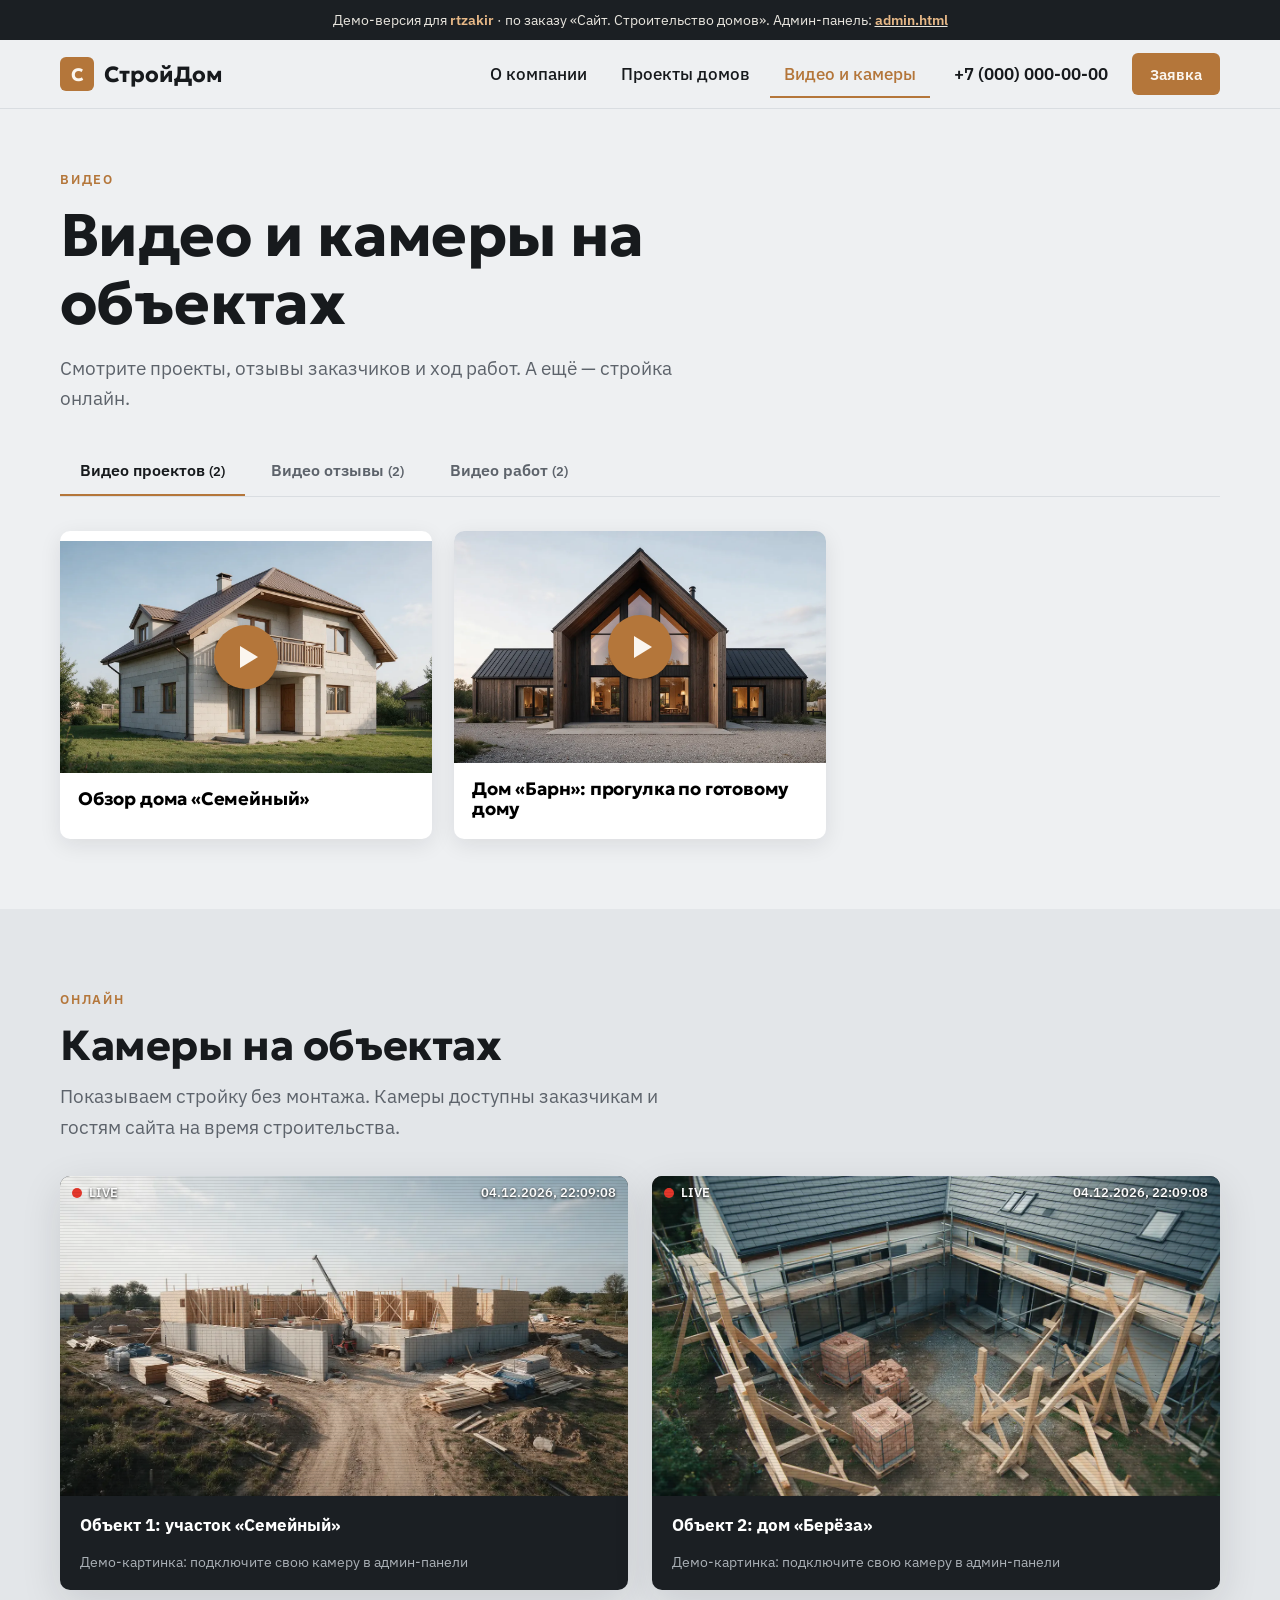
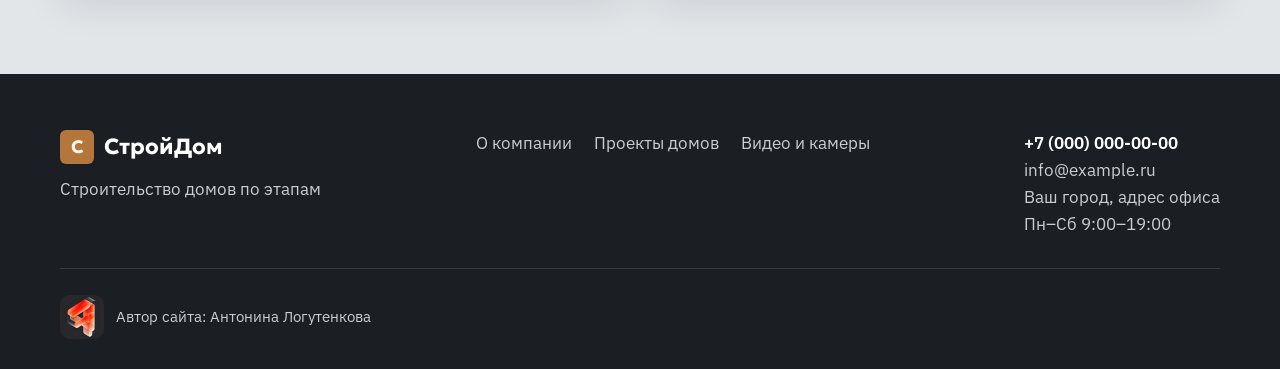
<file: video.html>
<!doctype html>
<html lang="ru">
<head>
<meta charset="utf-8">
<meta name="robots" content="noindex">
<meta name="viewport" content="width=device-width,initial-scale=1">
<title>Видео и камеры на объектах – {brand}</title>
<meta name="description" content="Видео проектов, отзывы заказчиков, видео работ и камеры онлайн на строящихся объектах.">
<link rel="preconnect" href="https://fonts.googleapis.com"><link rel="preconnect" href="https://fonts.gstatic.com" crossorigin>
<link href="https://fonts.googleapis.com/css2?family=Geologica:wght@600;700&family=IBM+Plex+Sans:wght@400;500;600&display=swap" rel="stylesheet">
<link rel="icon" href="data:image/svg+xml,%3Csvg xmlns=%27http://www.w3.org/2000/svg%27 viewBox=%270 0 32 32%27%3E%3Crect width=%2732%27 height=%2732%27 rx=%276%27 fill=%27%23b4763a%27/%3E%3Cpath d=%27M6 17l10-9 10 9v9H6z%27 fill=%27%23fff%27/%3E%3C/svg%3E">
<link rel="stylesheet" href="site.css">
</head>
<body>
<main>
  <div class="wrap"><div class="phead" data-in><span class="label">Видео</span><h1>Видео и камеры на объектах</h1><p class="lead">Смотрите проекты, отзывы заказчиков и ход работ. А ещё — стройка онлайн.</p></div></div>
  <section class="wrap" style="padding-bottom:70px">
    <div class="tabs" role="tablist" id="tabs"></div>
    <div class="vgrid" id="vgrid" role="tabpanel"></div>
  </section>
  <section class="sec" id="cams" style="background:#e3e6e9"><div class="wrap">
    <div data-in style="margin-bottom:34px"><span class="label">Онлайн</span><h2>Камеры на объектах</h2><p class="lead" id="camNote" style="margin-top:12px"></p></div>
    <div class="cams" id="camGrid"></div>
  </div></section>
</main>
<div class="modal" id="modal" role="dialog" aria-modal="true" aria-label="Видео"><button class="modal__x" aria-label="Закрыть">×</button><div class="modal__box" id="mbox"></div></div>
<script src="api-shim.js"></script><script src="site.js"></script>
<script>
SITE.ready.then(c => {
  const groups = [['projects', 'Видео проектов'], ['reviews', 'Видео отзывы'], ['works', 'Видео работ']];
  const tabs = document.getElementById('tabs'), grid = document.getElementById('vgrid'), modal = document.getElementById('modal'), mbox = document.getElementById('mbox');
  let cur = 'projects';
  const embedUrl = u => {
    let m;
    if ((m = /(?:youtube\.com\/watch\?v=|youtu\.be\/|youtube\.com\/shorts\/)([\w-]{6,})/.exec(u))) return 'https://www.youtube.com/embed/' + m[1] + '?autoplay=1';
    if ((m = /rutube\.ru\/video\/([a-f0-9]+)/.exec(u))) return 'https://rutube.ru/play/embed/' + m[1];
    return u;
  };
  tabs.innerHTML = groups.map(([k, t]) => `<button class="tab" role="tab" data-k="${k}" aria-selected="${k === cur}">${t} <small>(${(c.videos[k] || []).length})</small></button>`).join('');
  tabs.onclick = e => { const b = e.target.closest('.tab'); if (!b) return; cur = b.dataset.k; tabs.querySelectorAll('.tab').forEach(x => x.setAttribute('aria-selected', x === b)); draw(); };
  function draw() {
    const vs = c.videos[cur] || [];
    grid.innerHTML = vs.length ? vs.map((v, i) => `<button class="vcard" data-i="${i}"><div class="vcard__ph">${v.poster ? `<img src="${esc(v.poster)}" alt="" loading="lazy">` : ''}<div class="play"><i></i></div></div><h3>${esc(v.title)}</h3></button>`).join('')
      : '<p class="empty">Видео в этом разделе скоро появятся.</p>';
  }
  draw();
  grid.onclick = e => {
    const b = e.target.closest('.vcard'); if (!b) return; const v = c.videos[cur][+b.dataset.i];
    if (v.src) mbox.innerHTML = `<video src="${esc(v.src)}" poster="${esc(v.poster || '')}" controls autoplay playsinline></video>`;
    else if (v.embed) mbox.innerHTML = `<iframe src="${esc(embedUrl(v.embed))}" allow="autoplay; fullscreen; picture-in-picture" allowfullscreen title="${esc(v.title)}"></iframe>`;
    else mbox.innerHTML = `<div class="modal__demo">${v.poster ? `<img src="${esc(v.poster)}" alt="">` : ''}<p><b>Демо-карточка</b><br>Здесь будет видео «${esc(v.title)}». Загрузите файл или вставьте ссылку на YouTube / Rutube в админ-панели — оно появится на этом месте.</p></div>`;
    modal.classList.add('open'); modal.querySelector('.modal__x').focus();
  };
  const close = () => { modal.classList.remove('open'); mbox.innerHTML = ''; };
  modal.querySelector('.modal__x').onclick = close; modal.onclick = e => { if (e.target === modal) close(); };
  addEventListener('keydown', e => { if (e.key === 'Escape' && modal.classList.contains('open')) close(); });

  // камеры
  document.getElementById('camNote').textContent = c.camerasNote || '';
  const camGrid = document.getElementById('camGrid'), timers = [];
  camGrid.innerHTML = (c.cameras || []).map((m, i) => {
    let inner;
    if (m.kind === 'iframe') inner = `<iframe src="${esc(m.url)}" allow="autoplay; fullscreen" allowfullscreen title="${esc(m.title)}"></iframe>`;
    else if (m.kind === 'hls') inner = `<video muted autoplay playsinline controls data-hls="${esc(m.url)}" poster="${esc(m.poster || '')}"></video>`;
    else if (m.kind === 'image') inner = `<img data-snap="${esc(m.url)}" src="${esc(m.url)}" alt="${esc(m.title)}">`;
    else inner = `<img src="${esc(m.poster)}" alt="${esc(m.title)}">`;
    return `<article class="cam" data-in><div class="cam__v ${m.kind === 'demo' || !m.kind ? 'demo' : ''}">${inner}
      <div class="cam__hud"><span class="rec">LIVE</span><span class="clk">--:--:--</span></div></div>
      <div class="cam__f"><b>${esc(m.title)}</b><small>${m.kind === 'demo' || !m.kind ? 'Демо-картинка: подключите свою камеру в админ-панели' : 'Прямая трансляция'}</small></div></article>`;
  }).join('') || '<p class="empty">Камеры пока не подключены.</p>';
  SITE.reveal(camGrid);
  const tick = () => document.querySelectorAll('.clk').forEach(el => el.textContent = new Date().toLocaleString('ru-RU'));
  tick(); setInterval(tick, 1000);
  document.querySelectorAll('[data-snap]').forEach(img => setInterval(() => { const u = img.dataset.snap; img.src = u + (u.includes('?') ? '&' : '?') + 't=' + Date.now(); }, 5000));
  const hl = document.querySelectorAll('video[data-hls]');
  if (hl.length) { const s = document.createElement('script'); s.src = 'https://cdn.jsdelivr.net/npm/hls.js@1';
    s.onload = () => hl.forEach(v => { const u = v.dataset.hls; if (v.canPlayType('application/vnd.apple.mpegurl')) v.src = u; else if (window.Hls && Hls.isSupported()) { const h = new Hls(); h.loadSource(u); h.attachMedia(v); } });
    document.head.appendChild(s); }
});
</script>
</body>
</html>
</file>
<file: site.css>
:root{--accent:#b4763a;--accent-ink:#fbf6ef;--ink:#171a1d;--soft:#5d636b;--canvas:#eef0f2;--surface:#fff;--line:#d9dde1;--dark:#1b1f23;--r:6px;--shadow:0 12px 40px rgb(23 26 29/.12);--w:1200px}
*{box-sizing:border-box}html{scroll-behavior:smooth}
body{margin:0;background:var(--canvas);color:var(--ink);font:400 17px/1.6 "IBM Plex Sans",system-ui,sans-serif;-webkit-font-smoothing:antialiased}
img{max-width:100%;display:block}a{color:inherit}
h1,h2,h3{font-family:Geologica,"IBM Plex Sans",sans-serif;line-height:1.12;margin:0;font-weight:700;letter-spacing:-.01em}
h1{font-size:clamp(30px,5vw,60px)}h2{font-size:clamp(26px,3.6vw,42px)}h3{font-size:21px}
p{margin:0}
.wrap{max-width:var(--w);margin:0 auto;padding:0 20px}
.sec{padding:84px 0}.sec--tight{padding:56px 0}
.label{font:600 13px/1 "IBM Plex Sans";letter-spacing:.14em;text-transform:uppercase;color:var(--accent);margin-bottom:16px;display:block}
.lead{font-size:19px;color:var(--soft);max-width:60ch}
/* кнопки */
.btn{display:inline-flex;align-items:center;justify-content:center;gap:10px;min-height:52px;padding:0 28px;border:0;border-radius:var(--r);background:var(--accent);color:var(--accent-ink);font:600 16px "IBM Plex Sans";cursor:pointer;text-decoration:none;position:relative;transition:transform .2s,box-shadow .2s,background-color .2s}
.btn:hover{transform:translateY(-2px);box-shadow:0 10px 24px rgb(0 0 0/.18)}
.btn:focus-visible,a:focus-visible,input:focus-visible,select:focus-visible,textarea:focus-visible,button:focus-visible{outline:3px solid var(--ink);outline-offset:2px}
.btn--pulse::after{content:"";position:absolute;inset:0;border-radius:inherit;box-shadow:0 0 0 0 color-mix(in srgb,var(--accent) 55%,transparent);animation:ring 2.8s infinite}
@keyframes ring{0%{box-shadow:0 0 0 0 color-mix(in srgb,var(--accent) 55%,transparent)}70%,100%{box-shadow:0 0 0 14px transparent}}
.btn--ghost{background:transparent;color:var(--ink);box-shadow:inset 0 0 0 2px var(--ink)}
.btn--ghost:hover{background:var(--ink);color:#fff}
.btn--sm{min-height:42px;padding:0 18px;font-size:15px}
/* шапка */
.bar{position:sticky;top:0;z-index:50;background:color-mix(in srgb,var(--canvas) 92%,transparent);backdrop-filter:blur(10px);border-bottom:1px solid var(--line)}
.bar .wrap{display:flex;align-items:center;gap:24px;min-height:68px}
.logo{font:700 22px Geologica,sans-serif;text-decoration:none;display:flex;align-items:center;gap:10px;white-space:nowrap}
.logo i{width:34px;height:34px;border-radius:6px;background:var(--accent);display:grid;place-items:center;color:var(--accent-ink);font-style:normal;font-size:18px}
.logo img{height:34px;width:auto}
.nav{display:flex;gap:6px;margin-left:auto}
.nav a{padding:10px 14px;text-decoration:none;font-weight:500;border-radius:var(--r);transition:background-color .2s}
.nav a:hover{background:rgb(0 0 0/.06)}.nav a[aria-current=page]{color:var(--accent);box-shadow:inset 0 -2px 0 var(--accent);border-radius:0}
.bar .tel{font-weight:600;text-decoration:none;white-space:nowrap}
.burger{display:none;margin-left:auto;background:none;border:0;width:44px;height:44px;cursor:pointer;font-size:26px}
@media(max-width:860px){.burger{display:block}.bar .tel{display:none}
 .nav{display:none;position:absolute;left:0;right:0;top:68px;background:var(--canvas);flex-direction:column;padding:12px 20px 20px;border-bottom:1px solid var(--line);margin:0}
 .nav.open{display:flex}.nav a{padding:14px 8px}}
/* демо-плашка */
.demo-for{background:var(--dark);color:#e9e6df;font-size:14px;text-align:center;padding:9px 16px}
.demo-for b{color:#e8b987;font-weight:600}
/* hero */
.hero{position:relative;min-height:calc(100svh - 68px);display:flex;align-items:center;color:#fff;overflow:hidden;isolation:isolate}
.hero__img{position:absolute;inset:-6% 0;z-index:-2;width:100%;height:112%;object-fit:cover;object-position:62% 50%;will-change:transform}
.hero::before{content:"";position:absolute;inset:0;z-index:-1;background:linear-gradient(90deg,rgb(14 17 20/.82) 0,rgb(14 17 20/.55) 46%,rgb(14 17 20/.05) 80%)}
.hero .wrap{width:100%;padding-top:60px;padding-bottom:60px}
.hero h1{max-width:15ch;text-wrap:balance}.hero p{font-size:20px;max-width:46ch;margin:22px 0 32px;color:#e9e6df}
.hero__row{display:flex;gap:14px;flex-wrap:wrap}
.hero .btn--ghost{color:#fff;box-shadow:inset 0 0 0 2px rgb(255 255 255/.7)}.hero .btn--ghost:hover{background:#fff;color:var(--ink)}
@media(max-width:700px){.hero::before{background:linear-gradient(180deg,rgb(14 17 20/.4),rgb(14 17 20/.82))}.hero{align-items:flex-end}.hero__img{object-position:70% 50%}}
/* факты */
.facts{display:grid;grid-template-columns:repeat(4,1fr);border-top:1px solid var(--line)}
.fact{padding:28px 24px 28px 0;border-right:1px solid var(--line);padding-left:24px}.fact:first-child{padding-left:0}.fact:last-child{border:0}
.fact b{display:block;font:700 22px Geologica,sans-serif;margin-bottom:8px}.fact span{color:var(--soft);font-size:15.5px}
@media(max-width:900px){.facts{grid-template-columns:1fr 1fr}.fact{border-right:0;border-bottom:1px solid var(--line);padding-left:0!important}}
@media(max-width:520px){.facts{grid-template-columns:1fr}}
.about{display:grid;grid-template-columns:1fr 1.1fr;gap:56px;align-items:end;margin-bottom:48px}
@media(max-width:860px){.about{grid-template-columns:1fr;gap:20px}}
/* калькулятор */
.calc{display:grid;grid-template-columns:1.2fr 1fr;gap:0;background:var(--surface);border-radius:10px;box-shadow:var(--shadow);overflow:hidden}
.calc__form{padding:40px}.calc__res{padding:40px;background:var(--dark);color:#fff;display:flex;flex-direction:column;justify-content:center}
.calc__res small{color:#aab0b6}.calc__sum{font:700 clamp(32px,4vw,48px) Geologica,sans-serif;margin:8px 0 6px;color:#e8b987;letter-spacing:-.02em}
.calc__list{list-style:none;padding:0;margin:20px 0;font-size:15px;color:#c9ced3}.calc__list li{padding:8px 0;border-bottom:1px solid rgb(255 255 255/.12);display:flex;justify-content:space-between;gap:12px}
.field{margin-bottom:22px}.field>label,.field>.fl{display:block;font-weight:600;margin-bottom:10px;font-size:15px}
.seg{display:flex;gap:8px;flex-wrap:wrap}.seg input{position:absolute;opacity:0;pointer-events:none}
.seg label{padding:11px 16px;border:2px solid var(--line);border-radius:var(--r);cursor:pointer;font-weight:500;font-size:15px;transition:border-color .2s,background-color .2s}
.seg input:checked+label{border-color:var(--accent);background:color-mix(in srgb,var(--accent) 10%,#fff);font-weight:600}
.seg input:focus-visible+label{outline:3px solid var(--ink);outline-offset:2px}
.range{display:flex;align-items:center;gap:18px}.range input{flex:1;accent-color:var(--accent);height:30px}.range output{font:700 24px Geologica;min-width:92px;text-align:right}
.chk{display:flex;gap:10px;align-items:center;padding:8px 0;cursor:pointer;font-size:15.5px}.chk input{width:20px;height:20px;accent-color:var(--accent)}
@media(max-width:900px){.calc{grid-template-columns:1fr}.calc__form,.calc__res{padding:26px 20px}}
/* форма */
.formbox{display:grid;grid-template-columns:1fr 1fr;gap:56px;align-items:start}
.form{background:var(--surface);padding:34px;border-radius:10px;box-shadow:var(--shadow)}
.in{width:100%;padding:14px 16px;border:2px solid var(--line);border-radius:var(--r);font:inherit;background:#fff;color:var(--ink);margin-bottom:14px}
.in:focus{border-color:var(--accent);outline:0}textarea.in{min-height:96px;resize:vertical}
.form small{display:block;color:var(--soft);font-size:13px;margin-top:12px}
.msg{padding:14px 16px;border-radius:var(--r);margin-top:14px;font-weight:500}.msg.ok{background:#e4f1e4;color:#1f4d1f}.msg.err{background:#f8e2e0;color:#7a1f18}
.contacts{list-style:none;padding:0;margin:28px 0 0}.contacts li{padding:14px 0;border-top:1px solid var(--line);display:flex;justify-content:space-between;gap:20px}
.contacts li span{color:var(--soft)}
@media(max-width:860px){.formbox{grid-template-columns:1fr;gap:28px}.form{padding:24px 18px}}
/* проекты */
.phead{padding:64px 0 32px}.phead h1{max-width:18ch}.phead p{margin-top:16px}
.filters{display:flex;gap:8px;flex-wrap:wrap;margin:8px 0 36px}
.chip{padding:10px 16px;border:2px solid var(--line);border-radius:100px;background:transparent;font:500 15px "IBM Plex Sans";cursor:pointer;transition:all .2s}
.chip:hover{border-color:var(--ink)}.chip[aria-pressed=true]{background:var(--ink);color:#fff;border-color:var(--ink)}
.proj{display:grid;grid-template-columns:7fr 5fr;gap:0;background:var(--surface);border-radius:10px;overflow:hidden;box-shadow:var(--shadow);margin-bottom:34px}
.proj:nth-child(even){grid-template-columns:5fr 7fr}.proj:nth-child(even) .proj__ph{order:2}
.proj__ph{position:relative;min-height:340px;background:#ccd;cursor:zoom-in;overflow:hidden}
.proj__ph img{width:100%;height:100%;object-fit:cover;position:absolute;inset:0;transition:transform .6s}
.proj__ph:hover img{transform:scale(1.04)}
.proj__thumbs{position:absolute;left:12px;bottom:12px;display:flex;gap:6px}
.proj__thumbs button{width:56px;height:40px;padding:0;border:2px solid #fff;border-radius:4px;overflow:hidden;cursor:pointer;opacity:.85;background:none}
.proj__thumbs button[aria-current=true]{opacity:1;border-color:var(--accent)}.proj__thumbs img{position:static;width:100%;height:100%}
.proj__body{padding:36px 36px 32px;display:flex;flex-direction:column}
.proj__body h2{font-size:30px;margin-bottom:12px}.proj__body p{color:var(--soft)}
.specs{display:grid;grid-template-columns:repeat(4,auto);gap:10px 22px;margin:22px 0;padding:18px 0;border-block:1px solid var(--line)}
.specs b{display:block;font:700 22px Geologica}.specs span{font-size:13px;color:var(--soft)}
.proj__foot{margin-top:auto;display:flex;align-items:center;justify-content:space-between;gap:14px;flex-wrap:wrap}.price{font:700 22px Geologica}
@media(max-width:860px){.proj,.proj:nth-child(even){grid-template-columns:1fr}.proj:nth-child(even) .proj__ph{order:0}.proj__ph{min-height:240px}.proj__body{padding:24px 20px}.specs{grid-template-columns:repeat(2,auto)}}
.lightbox{position:fixed;inset:0;background:rgb(10 12 14/.92);z-index:100;display:none;place-items:center;padding:20px}
.lightbox.open{display:grid}.lightbox img{max-height:88vh;max-width:94vw;object-fit:contain;border-radius:4px}
.lightbox button{position:absolute;background:rgb(255 255 255/.14);color:#fff;border:0;width:52px;height:52px;border-radius:50%;font-size:26px;cursor:pointer}
.lb-x{top:18px;right:18px}.lb-p{left:18px;top:50%}.lb-n{right:18px;top:50%}
/* видео */
.tabs{display:flex;gap:6px;margin-bottom:34px;border-bottom:1px solid var(--line);overflow:auto}
.tab{padding:14px 20px;border:0;background:none;font:600 16px "IBM Plex Sans";cursor:pointer;color:var(--soft);white-space:nowrap;border-bottom:3px solid transparent;margin-bottom:-1px}
.tab[aria-selected=true]{color:var(--ink);border-bottom-color:var(--accent)}
.vgrid{display:grid;grid-template-columns:repeat(3,1fr);gap:22px}
.vcard{background:var(--surface);border-radius:10px;overflow:hidden;box-shadow:0 6px 22px rgb(23 26 29/.09);cursor:pointer;border:0;padding:0;text-align:left;font:inherit;transition:transform .25s}
.vcard:hover{transform:translateY(-4px)}
.vcard__ph{position:relative;aspect-ratio:16/10;background:#223}.vcard__ph img{width:100%;height:100%;object-fit:cover}
.play{position:absolute;inset:0;display:grid;place-items:center}.play i{width:64px;height:64px;border-radius:50%;background:var(--accent);display:grid;place-items:center;box-shadow:0 6px 20px rgb(0 0 0/.35)}
.play i::after{content:"";border-left:18px solid var(--accent-ink);border-block:11px solid transparent;margin-left:5px}
.vcard h3{font-size:18px;padding:16px 18px 20px}
.empty{padding:44px;text-align:center;color:var(--soft);background:var(--surface);border-radius:10px;grid-column:1/-1}
@media(max-width:900px){.vgrid{grid-template-columns:1fr 1fr}}@media(max-width:560px){.vgrid{grid-template-columns:1fr}}
.modal{position:fixed;inset:0;z-index:100;background:rgb(10 12 14/.9);display:none;place-items:center;padding:20px}.modal.open{display:grid}
.modal__box{width:min(960px,100%)}.modal__box video,.modal__box iframe{width:100%;aspect-ratio:16/9;border:0;border-radius:8px;background:#000}
.modal__x{position:absolute;top:16px;right:16px;width:52px;height:52px;border:0;border-radius:50%;background:rgb(255 255 255/.14);color:#fff;font-size:26px;cursor:pointer}
.modal__demo{aspect-ratio:16/9;border-radius:8px;position:relative;overflow:hidden;display:grid;place-items:center;text-align:center;color:#fff;padding:24px}
.modal__demo img{position:absolute;inset:0;width:100%;height:100%;object-fit:cover;filter:brightness(.35)}.modal__demo p{position:relative;max-width:46ch}
/* камеры */
.cams{display:grid;grid-template-columns:1fr 1fr;gap:24px}
.cam{background:var(--dark);border-radius:10px;overflow:hidden;color:#fff;box-shadow:var(--shadow)}
.cam__v{position:relative;aspect-ratio:16/9;overflow:hidden;background:#000}
.cam__v img,.cam__v video,.cam__v iframe{width:100%;height:100%;object-fit:cover;border:0;display:block}
.cam__v.demo img{animation:camdrift 28s ease-in-out infinite alternate;transform-origin:50% 50%}
@keyframes camdrift{from{transform:scale(1.06) translate(-1.5%,0)}to{transform:scale(1.14) translate(1.5%,-1%)}}
.cam__v.demo::after{content:"";position:absolute;inset:0;background:repeating-linear-gradient(0deg,rgb(0 0 0/.07) 0 1px,transparent 1px 3px);pointer-events:none}
.cam__hud{position:absolute;left:12px;right:12px;top:10px;display:flex;justify-content:space-between;font:600 13px/1 "IBM Plex Sans";text-shadow:0 1px 3px #000;pointer-events:none}
.rec{display:inline-flex;gap:7px;align-items:center}.rec::before{content:"";width:10px;height:10px;border-radius:50%;background:#e5372b;animation:blink 1.4s infinite}
@keyframes blink{50%{opacity:.2}}
.cam__f{padding:16px 20px;display:flex;justify-content:space-between;gap:12px;align-items:center;flex-wrap:wrap}.cam__f small{color:#aab0b6}
@media(max-width:860px){.cams{grid-template-columns:1fr}}
/* подвал */
.foot{background:var(--dark);color:#c9ced3;padding:56px 0 30px}
.foot__top{display:flex;justify-content:space-between;gap:30px;flex-wrap:wrap;padding-bottom:30px;border-bottom:1px solid rgb(255 255 255/.12)}
.foot a{text-decoration:none}.foot a:hover{color:#fff}.foot .logo{color:#fff}
.foot__nav{display:flex;gap:22px;flex-wrap:wrap}.sign{display:flex;align-items:center;gap:12px;padding-top:26px;font-size:15px}
.sign img{width:44px;height:44px;border-radius:10px;object-fit:cover}
/* появление */
[data-in]{opacity:0;transform:translateY(22px);transition:opacity .7s,transform .7s}[data-in].seen{opacity:1;transform:none}
@media(prefers-reduced-motion:reduce){[data-in]{opacity:1;transform:none;transition:none}.btn--pulse::after,.rec::before,.cam__v.demo img{animation:none}html{scroll-behavior:auto}}
</file>
